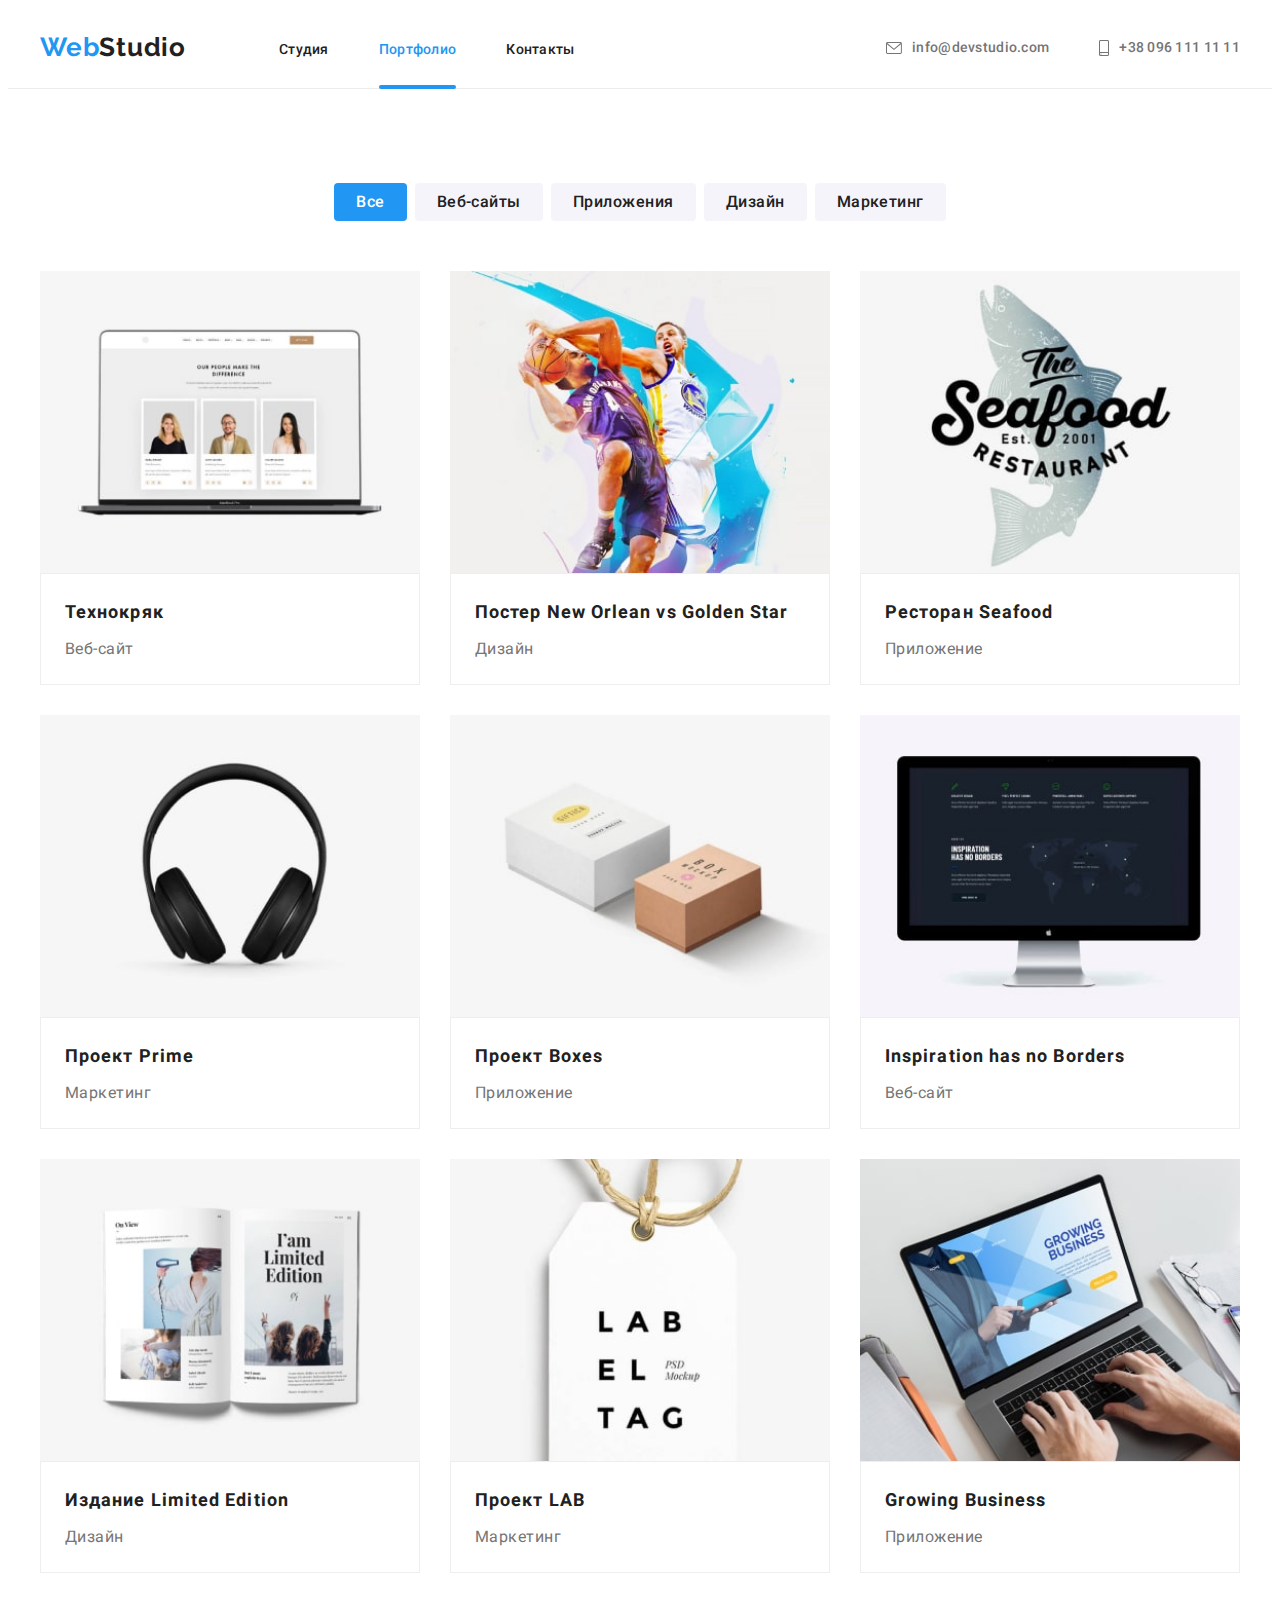
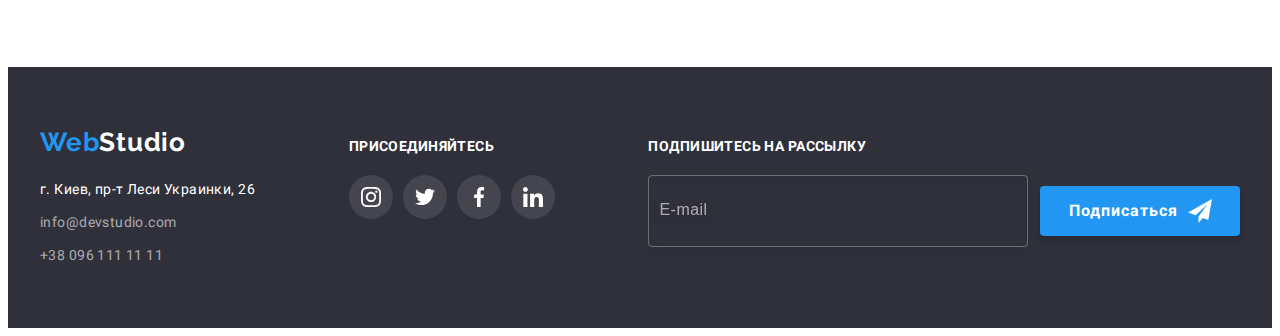
<file: portfolio.html>
<!DOCTYPE html>
<html lang="ru">
  <head>
    <meta charset="UTF-8" />
    <meta http-equiv="X-UA-Compatible" content="IE=edge" />
    <meta name="viewport" content="width=device-width, initial-scale=1.0" />
    <title>Портфолио</title>
    <link
      rel="stylesheet"
      href="https://cdnjs.cloudflare.com/ajax/libs/modern-normalize/1.1.0/modern-normalize.min.css"
      integrity="sha512-wpPYUAdjBVSE4KJnH1VR1HeZfpl1ub8YT/NKx4PuQ5NmX2tKuGu6U/JRp5y+Y8XG2tV+wKQpNHVUX03MfMFn9Q=="
      crossorigin="anonymous"
      referrerpolicy="no-referrer"
    />
    <link rel="stylesheet" href="./css/main.min.css" />
  </head>
  <body>
    <header class="header">
      <div class="container">
        <nav class="nav">
          <a href="./index.html" lang="en" class="link logo nav__logo"
            ><span class="logo--accent">Web</span>Studio</a
          >
          <ul class="menu list">
            <li class="menu__item">
              <a href="./index.html" class="link menu__link">Студия</a>
            </li>
            <li class="menu__item">
              <a
                href="./portfolio.html"
                class="link menu__link menu__link--current"
                >Портфолио</a
              >
            </li>
            <li class="menu__item">
              <a href="" class="link menu__link">Контакты</a>
            </li>
          </ul>
        </nav>
        <ul class="list connect header__connect">
          <li class="connect__item">
            <a
              href="mailto:info@devstudio.com"
              class="link connect__link connect__link--mail"
            >
              <svg class="connect__icon" width="16" height="12">
                <use href="./images/icons.svg#icon-envelope"></use>
              </svg>
              info@devstudio.com</a
            >
          </li>
          <li class="connect__item">
            <a
              href="tel:+380961111111"
              class="link connect__link connect__link--tel"
            >
              <svg class="connect__icon" width="10" height="16">
                <use href="./images/icons.svg#icon-smartphone"></use>
              </svg>
              +38 096 111 11 11</a
            >
          </li>
        </ul>
        <button type="button" class="menu-open-btn">
          <svg class="menu__icon" width="40" height="40">
            <use href="./images/icons.svg#icon-mob-menu_open"></use>
          </svg>
        </button>
      </div>
      <div class="mob-menu is-hidden">
        <div class="container">
          <button type="button" class="menu-close-btn">
            <svg class="menu__icon" width="40" height="40">
              <use href="./images/icons.svg#icon-mob-menu_close"></use>
            </svg>
          </button>
          <div class="mob-menu__top">
            <ul class="mob-menu__list list">
              <li class="mob-menu__item">
                <a href="./index.html" class="link mob-menu__link">Студия</a>
              </li>
              <li class="mob-menu__item">
                <a
                  href="./portfolio.html"
                  class="link mob-menu__link mob-menu__link--current"
                  >Портфолио</a
                >
              </li>
              <li class="mob-menu__item">
                <a href="" class="link mob-menu__link">Контакты</a>
              </li>
            </ul>
          </div>
          <div class="mob-menu__bottom">
            <ul class="list mob-menu__connect">
              <li class="connect__tel">
                <a href="tel:+380961111111" class="link mob-menu__tel">
                  +38 096 111 11 11</a
                >
              </li>
              <li class="connect__mail">
                <a href="mailto:info@devstudio.com" class="link mob-menu__mail">
                  info@devstudio.com</a
                >
              </li>
            </ul>
            <ul class="list mob-menu__soc-list">
              <li lang="en" class="mob-menu__soc-item">Instagram</li>
              <li lang="en" class="mob-menu__soc-item">Twitter</li>
              <li lang="en" class="mob-menu__soc-item">Facebook</li>
              <li lang="en" class="mob-menu__soc-item">LinkedIn</li>
            </ul>
          </div>
        </div>
      </div>
    </header>
    <main>
      <section class="portfolio section">
        <div class="container">
          <h1 class="portfolio-title visually-hidden">Портфолио</h1>
          <ul class="portfolio-btn-list list">
            <li class="portfolio-btn-item">
              <button type="button" class="portfolio-btn current">Все</button>
            </li>
            <li class="portfolio-btn-item">
              <button type="button" class="portfolio-btn">Веб-сайты</button>
            </li>
            <li class="portfolio-btn-item">
              <button type="button" class="portfolio-btn">Приложения</button>
            </li>
            <li class="portfolio-btn-item">
              <button type="button" class="portfolio-btn">Дизайн</button>
            </li>
            <li class="portfolio-btn-item">
              <button type="button" class="portfolio-btn">Маркетинг</button>
            </li>
          </ul>
          <ul class="portfolio-galery-list list">
            <li class="portfolio-galery-item">
              <a href="" class="portfolio-galery-link link">
                <div class="galery-thumb">
                  <picture>
                    <source
                      srcset="
                        ./images/portfolio/desktop/desktop-1-1x.jpg 1x,
                        ./images/portfolio/desktop/desktop-1-2x.jpg 2x
                      "
                      media="(min-width: 1200px)"
                    />
                    <source
                      srcset="
                        ./images/portfolio/tablet/tablet-1-1x.jpg 1x,
                        ./images/portfolio/tablet/tablet-1-2x.jpg 2x
                      "
                      media="(min-width: 768px)"
                    />
                    <source
                      srcset="
                        ./images/portfolio/mobile/mobile-1-1x.jpg 1x,
                        ./images/portfolio/mobile/mobile-1-2x.jpg 2x
                      "
                      media="(min-width: 320px)"
                    />
                    <img
                      src="./images/portfolio/mobile/mobile-1-1x.jpg"
                      alt="Технокряк"
                      width="450"
                    />
                  </picture>
                  <p class="cover-text">
                    Ресурс предлагает комплексные предложения с разным уровнем
                    функционала и сервисов. Все это позволит посетителю получить
                    исчерпывающие сведения о компании или частном лице.
                  </p>
                </div>
                <div class="portfolio-card-content">
                  <h2 class="portfolio-galery-titel">Технокряк</h2>
                  <p class="portfolio-galery-text">Веб-сайт</p>
                </div>
              </a>
            </li>
            <li class="portfolio-galery-item">
              <a href="" class="portfolio-galery-link link">
                <div class="galery-thumb">
                  <picture>
                    <source
                      srcset="
                        ./images/portfolio/desktop/desktop-2-1x.jpg 1x,
                        ./images/portfolio/desktop/desktop-2-2x.jpg 2x
                      "
                      media="(min-width: 1200px)"
                    />
                    <source
                      srcset="
                        ./images/portfolio/tablet/tablet-2-1x.jpg 1x,
                        ./images/portfolio/tablet/tablet-2-2x.jpg 2x
                      "
                      media="(min-width: 768px)"
                    />
                    <source
                      srcset="
                        ./images/portfolio/mobile/mobile-2-1x.jpg 1x,
                        ./images/portfolio/mobile/mobile-2-2x.jpg 2x
                      "
                      media="(min-width: 320px)"
                    />
                    <img
                      src="./images/portfolio/mobile/mobile-2-1x.jpg"
                      alt="Постер New Orlean vs Golden Star"
                      width="450"
                    />
                  </picture>
                  <p class="cover-text">
                    Ресурс предлагает комплексные предложения с разным уровнем
                    функционала и сервисов. Все это позволит посетителю получить
                    исчерпывающие сведения о компании или частном лице.
                  </p>
                </div>
                <div class="portfolio-card-content">
                  <h2 class="portfolio-galery-titel">
                    Постер <span lang="en">New Orlean vs Golden Star</span>
                  </h2>
                  <p class="portfolio-galery-text">Дизайн</p>
                </div>
              </a>
            </li>
            <li class="portfolio-galery-item">
              <a href="" class="portfolio-galery-link link">
                <div class="galery-thumb">
                  <picture>
                    <source
                      srcset="
                        ./images/portfolio/desktop/desktop-3-1x.jpg 1x,
                        ./images/portfolio/desktop/desktop-3-2x.jpg 2x
                      "
                      media="(min-width: 1200px)"
                    />
                    <source
                      srcset="
                        ./images/portfolio/tablet/tablet-3-1x.jpg 1x,
                        ./images/portfolio/tablet/tablet-3-2x.jpg 2x
                      "
                      media="(min-width: 768px)"
                    />
                    <source
                      srcset="
                        ./images/portfolio/mobile/mobile-3-1x.jpg 1x,
                        ./images/portfolio/mobile/mobile-3-2x.jpg 2x
                      "
                      media="(min-width: 320px)"
                    />
                    <img
                      src="./images/portfolio/mobile/mobile-3-1x.jpg"
                      alt="Ресторан Seafood"
                      width="450"
                    />
                  </picture>
                  <p class="cover-text">
                    Ресурс предлагает комплексные предложения с разным уровнем
                    функционала и сервисов. Все это позволит посетителю получить
                    исчерпывающие сведения о компании или частном лице.
                  </p>
                </div>
                <div class="portfolio-card-content">
                  <h2 class="portfolio-galery-titel">
                    Ресторан <span lang="en">Seafood</span>
                  </h2>
                  <p class="portfolio-galery-text">Приложение</p>
                </div>
              </a>
            </li>
            <li class="portfolio-galery-item">
              <a href="" class="portfolio-galery-link link">
                <div class="galery-thumb">
                  <picture>
                    <source
                      srcset="
                        ./images/portfolio/desktop/desktop-4-1x.jpg 1x,
                        ./images/portfolio/desktop/desktop-4-2x.jpg 2x
                      "
                      media="(min-width: 1200px)"
                    />
                    <source
                      srcset="
                        ./images/portfolio/tablet/tablet-4-1x.jpg 1x,
                        ./images/portfolio/tablet/tablet-4-2x.jpg 2x
                      "
                      media="(min-width: 768px)"
                    />
                    <source
                      srcset="
                        ./images/portfolio/mobile/mobile-4-1x.jpg 1x,
                        ./images/portfolio/mobile/mobile-4-2x.jpg 2x
                      "
                      media="(min-width: 320px)"
                    />
                    <img
                      src="./images/portfolio/mobile/mobile-4-1x.jpg"
                      alt="Проект Prime"
                      width="450"
                    />
                  </picture>
                  <p class="cover-text">
                    Ресурс предлагает комплексные предложения с разным уровнем
                    функционала и сервисов. Все это позволит посетителю получить
                    исчерпывающие сведения о компании или частном лице.
                  </p>
                </div>
                <div class="portfolio-card-content">
                  <h2 class="portfolio-galery-titel">
                    Проект <span lang="en">Prime</span>
                  </h2>
                  <p class="portfolio-galery-text">Маркетинг</p>
                </div>
              </a>
            </li>
            <li class="portfolio-galery-item">
              <a href="" class="portfolio-galery-link link">
                <div class="galery-thumb">
                  <picture>
                    <source
                      srcset="
                        ./images/portfolio/desktop/desktop-5-1x.jpg 1x,
                        ./images/portfolio/desktop/desktop-5-2x.jpg 2x
                      "
                      media="(min-width: 1200px)"
                    />
                    <source
                      srcset="
                        ./images/portfolio/tablet/tablet-5-1x.jpg 1x,
                        ./images/portfolio/tablet/tablet-5-2x.jpg 2x
                      "
                      media="(min-width: 768px)"
                    />
                    <source
                      srcset="
                        ./images/portfolio/mobile/mobile-5-1x.jpg 1x,
                        ./images/portfolio/mobile/mobile-5-2x.jpg 2x
                      "
                      media="(min-width: 320px)"
                    />
                    <img
                      src="./images/portfolio/mobile/mobile-5-1x.jpg"
                      alt="Проект Boxes"
                      width="450"
                    />
                  </picture>
                  <p class="cover-text">
                    Ресурс предлагает комплексные предложения с разным уровнем
                    функционала и сервисов. Все это позволит посетителю получить
                    исчерпывающие сведения о компании или частном лице.
                  </p>
                </div>
                <div class="portfolio-card-content">
                  <h2 class="portfolio-galery-titel">
                    Проект <span lang="en">Boxes</span>
                  </h2>
                  <p class="portfolio-galery-text">Приложение</p>
                </div>
              </a>
            </li>
            <li class="portfolio-galery-item">
              <div class="galery-thumb"></div>
              <a href="" class="portfolio-galery-link link">
                <div class="galery-thumb">
                  <picture>
                    <source
                      srcset="
                        ./images/portfolio/desktop/desktop-6-1x.jpg 1x,
                        ./images/portfolio/desktop/desktop-6-2x.jpg 2x
                      "
                      media="(min-width: 1200px)"
                    />
                    <source
                      srcset="
                        ./images/portfolio/tablet/tablet-6-1x.jpg 1x,
                        ./images/portfolio/tablet/tablet-6-2x.jpg 2x
                      "
                      media="(min-width: 768px)"
                    />
                    <source
                      srcset="
                        ./images/portfolio/mobile/mobile-6-1x.jpg 1x,
                        ./images/portfolio/mobile/mobile-6-2x.jpg 2x
                      "
                      media="(min-width: 320px)"
                    />
                    <img
                      src="./images/portfolio/mobile/mobile-6-1x.jpg"
                      alt="Inspiration has no Borders"
                      width="450"
                    />
                  </picture>
                  <p class="cover-text">
                    Ресурс предлагает комплексные предложения с разным уровнем
                    функционала и сервисов. Все это позволит посетителю получить
                    исчерпывающие сведения о компании или частном лице.
                  </p>
                </div>
                <div class="portfolio-card-content">
                  <h2 lang="en" class="portfolio-galery-titel">
                    Inspiration has no Borders
                  </h2>
                  <p class="portfolio-galery-text">Веб-сайт</p>
                </div>
              </a>
            </li>
            <li class="portfolio-galery-item">
              <a href="" class="portfolio-galery-link link">
                <div class="galery-thumb">
                  <picture>
                    <source
                      srcset="
                        ./images/portfolio/desktop/desktop-7-1x.jpg 1x,
                        ./images/portfolio/desktop/desktop-7-2x.jpg 2x
                      "
                      media="(min-width: 1200px)"
                    />
                    <source
                      srcset="
                        ./images/portfolio/tablet/tablet-7-1x.jpg 1x,
                        ./images/portfolio/tablet/tablet-7-2x.jpg 2x
                      "
                      media="(min-width: 768px)"
                    />
                    <source
                      srcset="
                        ./images/portfolio/mobile/mobile-7-1x.jpg 1x,
                        ./images/portfolio/mobile/mobile-7-2x.jpg 2x
                      "
                      media="(min-width: 320px)"
                    />
                    <img
                      src="./images/portfolio/mobile/mobile-7-1x.jpg"
                      alt="Издание Limited Edition"
                      width="450"
                    />
                  </picture>
                  <p class="cover-text">
                    Ресурс предлагает комплексные предложения с разным уровнем
                    функционала и сервисов. Все это позволит посетителю получить
                    исчерпывающие сведения о компании или частном лице.
                  </p>
                </div>
                <div class="portfolio-card-content">
                  <h2 class="portfolio-galery-titel">
                    Издание <span lang="en">Limited Edition</span>
                  </h2>
                  <p class="portfolio-galery-text">Дизайн</p>
                </div>
              </a>
            </li>
            <li class="portfolio-galery-item">
              <a href="" class="portfolio-galery-link link">
                <div class="galery-thumb">
                  <picture>
                    <source
                      srcset="
                        ./images/portfolio/desktop/desktop-8-1x.jpg 1x,
                        ./images/portfolio/desktop/desktop-8-2x.jpg 2x
                      "
                      media="(min-width: 1200px)"
                    />
                    <source
                      srcset="
                        ./images/portfolio/tablet/tablet-8-1x.jpg 1x,
                        ./images/portfolio/tablet/tablet-8-2x.jpg 2x
                      "
                      media="(min-width: 768px)"
                    />
                    <source
                      srcset="
                        ./images/portfolio/mobile/mobile-8-1x.jpg 1x,
                        ./images/portfolio/mobile/mobile-8-2x.jpg 2x
                      "
                      media="(min-width: 320px)"
                    />
                    <img
                      src="./images/portfolio/mobile/mobile-8-1x.jpg"
                      alt="Проект LAB"
                      width="450"
                    />
                  </picture>
                  <p class="cover-text">
                    Ресурс предлагает комплексные предложения с разным уровнем
                    функционала и сервисов. Все это позволит посетителю получить
                    исчерпывающие сведения о компании или частном лице.
                  </p>
                </div>
                <div class="portfolio-card-content">
                  <h2 class="portfolio-galery-titel">
                    Проект <span lang="en">LAB</span>
                  </h2>
                  <p class="portfolio-galery-text">Маркетинг</p>
                </div>
              </a>
            </li>
            <li class="portfolio-galery-item">
              <a href="" class="portfolio-galery-link link">
                <div class="galery-thumb">
                  <picture>
                    <source
                      srcset="
                        ./images/portfolio/desktop/desktop-9-1x.jpg 1x,
                        ./images/portfolio/desktop/desktop-9-2x.jpg 2x
                      "
                      media="(min-width: 1200px)"
                    />
                    <source
                      srcset="
                        ./images/portfolio/tablet/tablet-9-1x.jpg 1x,
                        ./images/portfolio/tablet/tablet-9-2x.jpg 2x
                      "
                      media="(min-width: 768px)"
                    />
                    <source
                      srcset="
                        ./images/portfolio/mobile/mobile-9-1x.jpg 1x,
                        ./images/portfolio/mobile/mobile-9-2x.jpg 2x
                      "
                      media="(min-width: 320px)"
                    />
                    <img
                      src="./images/portfolio/mobile/mobile-9-1x.jpg"
                      alt="Growing Business"
                      width="450"
                    />
                  </picture>
                  <p class="cover-text">
                    Ресурс предлагает комплексные предложения с разным уровнем
                    функционала и сервисов. Все это позволит посетителю получить
                    исчерпывающие сведения о компании или частном лице.
                  </p>
                </div>
                <div class="portfolio-card-content">
                  <h2 lang="en" class="portfolio-galery-titel">
                    Growing Business
                  </h2>
                  <p class="portfolio-galery-text">Приложение</p>
                </div>
              </a>
            </li>
          </ul>
        </div>
      </section>
    </main>
    <footer class="footer">
      <div class="container">
        <div class="footer__wrap">
          <div class="contacts footer__contacts">
            <a href="./index.html" class="link logo footer__logo"
              ><span class="logo--accent">Web</span>Studio</a
            >
            <address class="contacts__address">
              <p class="address__text">г. Киев, пр-т Леси Украинки, 26</p>
              <ul class="list address__list">
                <li class="address__item">
                  <a
                    href="mailto:info@devstudio.com"
                    class="link address__link"
                  >
                    info@devstudio.com</a
                  >
                </li>
                <li class="address__item">
                  <a href="tel:+380961111111" class="link address__link">
                    +38 096 111 11 11</a
                  >
                </li>
              </ul>
            </address>
          </div>
          <div class="footer__socials">
            <p class="footer__title">присоединяйтесь</p>
            <ul class="list soc-list">
              <li class="soc-item footer__soc-item">
                <a href="" class="soc-link soc-linc--darck">
                  <svg class="footer__soc-icon" width="20" height="20">
                    <use href="./images/icons.svg#icon-instagram"></use>
                  </svg>
                </a>
              </li>
              <li class="soc-item footer__soc-item">
                <a href="" class="soc-link soc-linc--darck">
                  <svg class="footer__soc-icon" width="20" height="20">
                    <use href="./images/icons.svg#icon-twitter"></use>
                  </svg>
                </a>
              </li>
              <li class="soc-item footer__soc-item">
                <a href="" class="soc-link soc-linc--darck">
                  <svg class="footer__soc-icon" width="20" height="20">
                    <use href="./images/icons.svg#icon-facebook"></use>
                  </svg>
                </a>
              </li>
              <li class="soc-item footer__soc-item">
                <a href="" class="soc-link soc-linc--darck">
                  <svg class="footer__soc-icon" width="20" height="20">
                    <use href="./images/icons.svg#icon-linkedin"></use>
                  </svg>
                </a>
              </li>
            </ul>
          </div>
        </div>
        <div class="form">
          <p class="footer__title">Подпишитесь на рассылку</p>
          <form class="form__field">
            <input
              type="email"
              name="user-email"
              class="footer__input"
              placeholder="E-mail"
            />
            <button type="button" class="btn footer__btn" data-modal-open>
              Подписаться
              <svg class="btn__icon" width="24" height="24">
                <use href="./images/icons.svg#icon-icon-send"></use>
              </svg>
            </button>
          </form>
        </div>
      </div>
    </footer>
    <script src="./js/menu.js"></script>
  </body>
</html>
</file>
<file: css/main.min.css>
﻿@font-face{font-family:"Raleway";src:url("../fonts/Raleway-Bold.eot");src:local("☺"),url("../fonts/Raleway-Bold.woff") format("woff"),url("../fonts/Raleway-Bold.ttf") format("truetype"),url("../fonts/Raleway-Bold.svg") format("svg");font-weight:700;font-style:normal}@font-face{font-family:"Roboto";src:url("../fonts/Roboto-Regular.eot");src:local("☺"),url("../fonts/Roboto-Regular.woff") format("woff"),url("../fonts/Roboto-Regular.ttf") format("truetype"),url("../fonts/Roboto-Regular.svg") format("svg");font-weight:400;font-style:normal}@font-face{font-family:"Roboto";src:url("../fonts/Roboto-Medium.eot");src:local("☺"),url("../fonts/Roboto-Medium.woff") format("woff"),url("../fonts/Roboto-Medium.ttf") format("truetype"),url("../fonts/Roboto-Medium.svg") format("svg");font-weight:500;font-style:normal}@font-face{font-family:"Roboto";src:url("../fonts/Roboto-Bold.eot");src:local("☺"),url("../fonts/Roboto-Bold.woff") format("woff"),url("../fonts/Roboto-Bold.ttf") format("truetype"),url("../fonts/Roboto-Bold.svg") format("svg");font-weight:700;font-style:normal}@font-face{font-family:"Roboto";src:url("../fonts/Roboto-Black.eot");src:local("☺"),url("..fonts/Roboto-Black.woff") format("woff"),url("../fonts/Roboto-Black.ttf") format("truetype"),url("../fonts/Roboto-Black.svg") format("svg");font-weight:900;font-style:normal}:root{--main-text-color: #212121;--main-background-color: #ffffff;--second-background-color: #2f303a;--background-cards-color: #f5f4fa;--footer-address-color: rgba(255, 255, 255, 0.6);--text-color: #757575;--second-text-color: #ffffff;--accent-color: #2196f3;--portfolio-bgc-btn: #f5f4fa;--icons-color: #afb1b8;--timing-function: cubic-bezier(0.4, 0, 0.2, 1);--duration: 250ms}p,h1,h2,h3,h4,h5,h6{margin:0}ul{margin:0;padding-left:0}img{display:block;max-width:100%;height:auto;width:100%}body{font-family:"Roboto",sans-serif;color:var(--main-text-color);background-color:var(--main-background-color)}.list{list-style:none}.link{text-decoration:none}.visually-hidden{position:absolute;white-space:nowrap;width:1px;height:1px;overflow:hidden;border:0;padding:0;clip:rect(0 0 0 0);clip-path:inset(50%);margin:-1px}.btn{display:block;font-family:inherit;font-weight:700;font-size:16px;line-height:1.88;letter-spacing:.06em;color:var(--second-text-color);background-color:var(--accent-color);cursor:pointer;border:rgba(0,0,0,0);border-radius:4px;box-shadow:0px 4px 4px rgba(0,0,0,.15);transition:background-color var(--duration) var(--timing-function)}.btn:hover,.btn:focus{background-color:#188ce8}.container{width:100%;padding-left:15px;padding-right:15px;margin:0 auto}@media screen and (min-width: 480px){.container{max-width:480px}}@media screen and (min-width: 768px){.container{max-width:768px}}@media screen and (min-width: 1200px){.container{max-width:1200px}}.logo{font-family:"Raleway",sans-serif;font-weight:700;font-size:24px;line-height:1.17;letter-spacing:.03em;color:inherit}@media screen and (min-width: 1200px){.logo{font-size:26px;line-height:1.19}}.logo--accent{color:var(--accent-color)}.backdrop{position:fixed;top:0;width:100%;height:100%;padding:93px 15px;overflow-y:scroll;background-color:rgba(0,0,0,.2);transition:opacity var(--duration) var(--timing-function),visibility var(--duration) var(--timing-function)}.backdrop.is-hidden .modal{transform:scale(1.25)}@media screen and (min-width: 768px){.backdrop.is-hidden .modal{transform:translate(-50%, -50%) scale(1.25)}}.modal{overflow-y:scroll;padding:20px;margin-left:auto;margin-right:auto;width:100%;max-width:450px;background-color:var(--main-background-color);box-shadow:0px 1px 3px rgba(0,0,0,.12),0px 1px 1px rgba(0,0,0,.14),0px 2px 1px rgba(0,0,0,.2);border-radius:4px;transform:scale(1);transition:transform var(--duration) var(--timing-function)}@media screen and (min-width: 480px){.modal{padding:40px}}@media screen and (min-width: 768px){.modal{position:absolute;top:50%;left:50%;height:90%;max-height:615px;transform:translate(-50%, -50%) scale(1);transition:transform var(--duration) var(--timing-function)}}@media screen and (min-width: 1200px){.modal{max-width:528px;min-height:581px}}.modal-close-btn{position:absolute;top:8px;right:8px;display:flex;align-items:center;justify-content:center;width:30px;height:30px;background-color:rgba(0,0,0,0);border:1px solid rgba(0,0,0,.1);border-radius:50%}.modal-close-icon{transition:fill var(--duration) var(--timing-function)}.modal-close-btn:hover>.modal-close-icon,.modal-close-btn:focus>.modal-close-icon{fill:var(--accent-color)}.is-hidden{opacity:0;visibility:hidden;pointer-events:none}.no-scroll{overflow:hidden}.modal-title{margin-bottom:12px;font-size:20px;line-height:1.5;text-align:center;letter-spacing:.03em;color:var(--main-text-color)}@media screen and (min-width: 1200px){.modal-title{font-size:20px;line-height:1.1}}.modal-field{margin-bottom:10px}.modal-field-text{margin-bottom:20px}.modal-label{display:block;margin-bottom:4px;font-weight:400;font-size:12px;line-height:1.17;letter-spacing:.01em;color:var(--text-color)}.modal-input{width:100%;height:40px;padding-left:42px;border:1px solid rgba(33,33,33,.2);border-radius:4px;transition:border-color var(--duration) var(--timing-function)}.modal-input:focus{border-color:var(--accent-color);outline:none}.modal-wrap{position:relative}.modal-icon{position:absolute;top:50%;left:12px;transform:translateY(-50%);fill:var(--main-text-color);transition:fill var(--duration) var(--timing-function)}.modal-input:focus+.modal-icon{fill:var(--accent-color)}.modal-text-area{padding:12px 16px;width:100%;height:120px;border:1px solid rgba(33,33,33,.2);border-radius:4px;resize:none;transition:border-color var(--duration) var(--timing-function)}.modal-text-area:focus{border-color:var(--accent-color);outline:none}.modal-text-area::placeholder{font-weight:400;font-size:12px;line-height:1.17;letter-spacing:.01em;color:rgba(117,117,117,.5)}.checkbox{position:relative;margin-bottom:30px}@media screen and (min-width: 1200px){.checkbox{margin-left:12px}}.checkbox-label{font-size:12px;line-height:1.17}.checkbox-thumb{display:flex;align-items:center}.checkbox-text{font-size:12px;line-height:1.17;letter-spacing:.03em;color:var(--text-color)}@media screen and (min-width: 1200px){.checkbox-text{font-size:14px;line-height:2}}.checkbox-text a{display:inline-block;color:var(--accent-color)}.checkbox-icon{margin-right:12px;min-width:16px}@media screen and (min-width: 480px){.checkbox-icon{margin-right:7px}}.checkbox-input:focus+.checkbox-label .checkbox-icon{fill:var(--accent-color)}.checkbox-input:checked+.checkbox-label .checkbox-icon{fill:rgba(0,0,0,0);z-index:2}.check-wrap{position:absolute;top:50%;left:0;transform:translateY(-50%);display:none}.checkbox-input:checked~.check-wrap{display:flex}.modal-btn{margin:0 auto;padding:10px 55px 10px 56px}.section{padding-top:60px;padding-bottom:60px}@media screen and (min-width: 1200px){.section{padding-top:94px;padding-bottom:94px}}.soc-item{width:44px;height:44px}.soc-link{display:flex;align-items:center;justify-content:center;width:100%;height:100%;border-radius:50%}.soc-linc--wite{fill:var(--icons-color);transition:background-color var(--duration) var(--timing-function),fill var(--duration) var(--timing-function)}.soc-linc--wite:hover,.soc-linc--wite:focus{fill:var(--second-text-color);background-color:var(--accent-color)}.soc-linc--darck{fill:var(--second-text-color);background-color:rgba(255,255,255,.1);transition:background-color 250ms var(--timing-function)}.soc-linc--darck:hover,.soc-linc--darck:focus{background-color:var(--accent-color)}.soc-list{display:flex;justify-content:center}.benefits__quality{display:flex;flex-wrap:wrap;gap:30px}.quality__item{max-width:100%}@media screen and (min-width: 768px){.quality__item{flex-basis:calc((100% - 30px)/2)}}@media screen and (min-width: 1200px){.quality__item{flex-basis:calc((100% - 90px)/4)}}.icon-wrap{display:flex;justify-content:center;align-items:center;background:var(--background-cards-color);border-radius:4px;width:100%;height:120px}.quality__icon-wrap{margin-bottom:30px}.quality__titel{font-size:14px;line-height:1.14;letter-spacing:.03em;text-transform:uppercase;margin-bottom:10px}@media screen and (max-width: 767px){.quality__titel{text-align:center}}.quality__text{font-size:14px;line-height:1.71;letter-spacing:.03em;color:var(--text-color)}.clients__titel{margin-bottom:30px;font-size:22px;line-height:1.18;text-align:center;letter-spacing:.03em;color:var(--main-text-color)}@media screen and (min-width: 480px){.clients__titel{font-size:28px}}@media screen and (min-width: 1200px){.clients__titel{margin-bottom:50px;font-size:36px;line-height:1.17}}.clients__list{display:flex;flex-wrap:wrap;justify-content:center;gap:30px}.clients__item{flex-basis:calc((100% - 30px)/2);height:92px}@media screen and (min-width: 768px){.clients__item{flex-basis:calc((100% - 60px)/3)}}@media screen and (min-width: 1200px){.clients__item{flex-basis:calc((100% - 150px)/6)}}.clients__item:first-child{margin-left:0}.clients__link{display:flex;justify-content:center;align-items:center;width:100%;height:100%;fill:var(--icons-color);border:1px solid #afb1b8;border-radius:4px;transition:border var(--duration) var(--timing-function),fill var(--duration) var(--timing-function)}.clients__link:hover,.clients__link:focus{fill:var(--accent-color);border:1px solid var(--accent-color)}.footer{background-color:var(--second-background-color);padding-top:60px;padding-bottom:60px}.footer .container{display:flex;flex-direction:column;align-items:center}@media screen and (min-width: 768px){.footer .container{flex-direction:row;flex-wrap:wrap;align-items:baseline;justify-content:space-around}}@media screen and (min-width: 1200px){.footer .container{justify-content:flex-start}}.footer__wrap{display:flex;flex-direction:column;align-items:baseline}@media screen and (min-width: 768px)and (max-width: 1199px){.footer__wrap{flex-direction:row;flex-grow:1;justify-content:space-around;margin-bottom:60px}}@media screen and (min-width: 1200px){.footer__wrap{flex-direction:row;flex-grow:1}}.footer__contacts{display:flex;flex-direction:column;align-items:center}@media screen and (max-width: 767px){.footer__contacts{margin-bottom:60px}}@media screen and (min-width: 1200px){.footer__contacts{align-items:flex-start;margin-bottom:0;margin-right:auto}}.footer__logo{color:var(--second-text-color)}.contacts__address{font-style:normal;margin-top:20px;text-align:center}@media screen and (min-width: 1200px){.contacts__address{text-align:start}}.address__text{font-size:14px;line-height:1.71;letter-spacing:.03em;color:var(--second-text-color);margin-bottom:8px}@media screen and (min-width: 1200px){.address__text{margin-bottom:9px}}.address__item:not(:last-child){margin-bottom:8px}@media screen and (min-width: 1200px){.address__item:not(:last-child){margin-bottom:9px}}.address__link{font-size:14px;line-height:1.71;letter-spacing:.03em;color:var(--footer-address-color);transition:color var(--duration) var(--timing-function)}.address__link:hover,.address__link:focus{color:var(--accent-color)}.footer__socials{margin-bottom:60px}@media screen and (min-width: 768px){.footer__socials{margin-bottom:0}}@media screen and (min-width: 1200px){.footer__socials{margin-right:auto}}.footer__title{text-align:center;margin-bottom:20px;font-weight:700;font-size:14px;line-height:1.14;letter-spacing:.03em;text-transform:uppercase;color:var(--second-text-color)}@media screen and (min-width: 1200px){.footer__title{text-align:start}}.footer__soc-item:not(:first-child){margin-left:10px}@media screen and (min-width: 1200px){.form{margin-left:auto}}.form__field{display:flex;flex-direction:column;align-items:center}@media screen and (min-width: 1200px){.form__field{flex-direction:row}}.footer__input{width:300px;height:50px;margin-bottom:20px;padding:10px 10px;color:var(--second-text-color);background-color:rgba(0,0,0,0);border:1px solid rgba(255,255,255,.3);filter:drop-shadow(0px 4px 4px rgba(0, 0, 0, 0.15));border-radius:4px}.footer__input::placeholder{font-weight:400;font-size:16px;line-height:1.25;letter-spacing:.03em;color:rgba(255,255,255,.6)}.footer__input:focus{border-color:var(--accent-color);outline:none}@media screen and (min-width: 480px){.footer__input{width:450px}}@media screen and (min-width: 1200px){.footer__input{width:358px;margin-bottom:0;margin-right:12px}}.footer__btn{display:flex;align-items:center;padding:10px 28px 10px 29px}.btn__icon{margin-left:10px}.header{border-bottom:1px solid #ececec}.header .container{display:flex;align-items:center;margin-right:auto}.nav{display:flex}.nav__logo{padding-top:16px;padding-bottom:16px}@media screen and (min-width: 768px){.nav__logo{margin-right:88px;padding-top:26px;padding-bottom:26px}}@media screen and (min-width: 1200px){.nav__logo{margin-right:93px;padding-top:24px;padding-bottom:25px}}.menu{display:none;align-items:center}@media screen and (min-width: 768px){.menu{display:flex}}.menu__item:not(:last-child){margin-right:50px}.menu__link{position:relative;font-weight:500;font-size:14px;line-height:1.14;letter-spacing:.02em;color:inherit;padding-top:32px;padding-bottom:32px;transition:color var(--duration) var(--timing-function)}.menu__link:hover,.menu__link:focus{color:var(--accent-color)}.menu__link--current{color:var(--accent-color)}.menu__link--current::after{content:"";position:absolute;bottom:0;width:100%;height:4px;display:block;background-color:var(--accent-color);border-radius:2px}.header__connect{display:none;margin-left:auto}@media screen and (min-width: 768px){.header__connect{display:flex;flex-direction:column}}@media screen and (min-width: 1200px){.header__connect{display:flex;flex-direction:row;gap:50px}}.connect__link{display:flex;align-items:center;font-weight:500;font-size:12px;line-height:1.17;letter-spacing:.02em;color:var(--text-color);transition:color var(--duration) var(--timing-function)}.connect__link:hover,.connect__link:focus{color:var(--accent-color)}@media screen and (min-width: 1200px){.connect__link{font-size:14px;line-height:1.14;padding-top:32px;padding-bottom:32px}}@media screen and (min-width: 768px)and (max-width: 1199px){.connect__link--mail{padding-top:20px;padding-bottom:5px}}@media screen and (min-width: 768px)and (max-width: 1199px){.connect__link--tel{padding-top:5px;padding-bottom:20px}}.connect__icon{margin-right:10px;fill:currentColor}.menu-open-btn,.menu-close-btn{display:block;margin-left:auto;padding:0;background-color:rgba(0,0,0,0);border:rgba(0,0,0,0);transition:fill var(--duration) var(--timing-function)}.menu-open-btn:hover,.menu-open-btn:focus,.menu-close-btn:hover,.menu-close-btn:focus{fill:var(--accent-color)}@media screen and (min-width: 768px){.menu-open-btn,.menu-close-btn{display:none}}.mob-menu{position:fixed;background-color:var(--main-background-color);top:0;left:0;z-index:2;width:100vw;height:100vh;padding-top:48px;padding-bottom:48px;transition:opacity var(--duration) var(--timing-function),visibility var(--duration) var(--timing-function)}.mob-menu .container{flex-direction:column;height:100%;align-items:flex-start;justify-content:space-between;overflow:auto}@media screen and (min-width: 768px){.mob-menu{display:none}}.menu-close-btn{position:absolute;right:15px;top:10px;display:block;margin-left:auto}.mob-menu__top{margin-left:25px}.mob-menu__item{margin-bottom:32px}.mob-menu__link{font-weight:500;font-size:30px;line-height:1.18;letter-spacing:.02em;color:inherit}@media screen and (min-width: 480px){.mob-menu__link{font-size:40px}}.mob-menu__link--current{color:var(--accent-color)}.mob-menu__bottom{margin-left:25px}.connect__tel{margin-bottom:32px}.mob-menu__tel{font-weight:500;font-size:26px;line-height:1.18;letter-spacing:.02em;color:var(--accent-color)}@media screen and (min-width: 480px){.mob-menu__tel{font-size:34px}}.connect__mail{margin-bottom:64px}.mob-menu__mail{font-weight:500;font-size:24px;line-height:1.17;letter-spacing:.02em;color:var(--text-color)}.mob-menu__soc-list{display:flex;flex-wrap:wrap;gap:10px}.mob-menu__soc-item{font-weight:500;font-size:18px;line-height:1.22;letter-spacing:.02em;color:var(--accent-color);gap:20px}.mob-menu__soc-item::after{content:"";border-left:1px solid rgba(33,33,33,.2);margin-left:10px}.hero .container{max-width:100%;padding:0}.hero__wrap{background-color:var(--second-background-color);background-image:linear-gradient(rgba(47, 48, 58, 0.4), rgba(47, 48, 58, 0.4)),url(../images/hero-mob-1x.jpg);max-width:480px;background-position:center;background-size:cover;margin:0 auto;padding-top:118px;padding-bottom:118px}@media(min-device-pixel-ratio: 2),(min-resolution: 192dpi),(min-resolution: 2dppx){.hero__wrap{background-image:linear-gradient(rgba(47, 48, 58, 0.4), rgba(47, 48, 58, 0.4)),url(../images/hero-mob-2x.jpg)}}@media screen and (min-width: 481px){.hero__wrap{background-image:linear-gradient(rgba(47, 48, 58, 0.4), rgba(47, 48, 58, 0.4)),url(../images/hero-tab-1x.jpg);max-width:768px}}@media screen and (min-width: 481px)and (min-device-pixel-ratio: 2),screen and (min-width: 481px)and (min-resolution: 192dpi),screen and (min-width: 481px)and (min-resolution: 2dppx){.hero__wrap{background-image:linear-gradient(rgba(47, 48, 58, 0.4), rgba(47, 48, 58, 0.4)),url(../images/hero-tab-2x.jpg)}}@media screen and (min-width: 769px){.hero__wrap{background-image:linear-gradient(rgba(47, 48, 58, 0.4), rgba(47, 48, 58, 0.4)),url(../images/hero.jpg);max-width:1600px;padding-top:200px;padding-bottom:200px}}@media screen and (min-width: 769px)and (min-device-pixel-ratio: 2),screen and (min-width: 769px)and (min-resolution: 192dpi),screen and (min-width: 769px)and (min-resolution: 2dppx){.hero__wrap{background-image:linear-gradient(rgba(47, 48, 58, 0.4), rgba(47, 48, 58, 0.4)),url(../images/hero-2x.jpg)}}.hero__title{max-width:290px;font-weight:900;font-size:20px;line-height:1.62;text-align:center;letter-spacing:.06em;text-transform:uppercase;color:var(--second-text-color);margin:0 auto 30px}@media screen and (min-width: 480px){.hero__title{max-width:360px;font-size:26px}}@media screen and (min-width: 1200px){.hero__title{max-width:696px;font-size:44px;line-height:1.36}}.hero__btn{margin:0 auto;padding:10px 32px}.offers{display:none}@media screen and (min-width: 1200px){.offers{display:block;padding-top:0}}.offers__title{font-size:36px;line-height:1.17;text-align:center;letter-spacing:.03em;margin-bottom:50px}.offers__list{display:flex;margin-left:-30px}.offers__item{position:relative;flex-basis:calc(33.3333333333% - 30px);margin-left:30px}.offers__text{position:absolute;left:0;bottom:0;width:100%;height:70px;display:flex;justify-content:center;align-items:center;background:rgba(47,48,58,.8);font-weight:700;font-size:14px;line-height:1.14;letter-spacing:.03em;text-transform:uppercase;color:var(--second-text-color)}.portfolio-btn-list{display:flex;flex-wrap:wrap;justify-content:flex-start;margin-bottom:40px;gap:15px 8px}@media screen and (min-width: 768px){.portfolio-btn-list{margin-bottom:30px;justify-content:center}}@media screen and (min-width: 1200px){.portfolio-btn-list{margin-bottom:50px}}.portfolio-btn{font-family:inherit;font-weight:500;font-size:16px;line-height:1.62;text-align:center;letter-spacing:.03em;border:rgba(0,0,0,0);background:var(--portfolio-bgc-btn);border-radius:4px;color:inherit;cursor:pointer;padding:6px 22px;transition:color var(--duration) var(--timing-function),background-color var(--duration) var(--timing-function),box-shadow var(--duration) var(--timing-function)}.portfolio-btn:hover,.portfolio-btn:focus{color:var(--second-text-color);background-color:var(--accent-color);box-shadow:0px 3px 1px rgba(0,0,0,.1),0px 1px 2px rgba(0,0,0,.08),0px 2px 2px rgba(0,0,0,.12)}.portfolio-btn.current{background-color:var(--accent-color);color:var(--second-text-color)}.portfolio-galery-list{display:flex;flex-wrap:wrap;gap:30px}.portfolio-galery-link{display:flex;flex-direction:column;height:100%;color:inherit;transition:box-shadow var(--duration) var(--timing-function)}.portfolio-galery-link:hover,.portfolio-galery-link:focus{box-shadow:0px 1px 1px rgba(0,0,0,.12),0px 4px 4px rgba(0,0,0,.06),1px 4px 6px rgba(0,0,0,.16)}.portfolio-galery-item{width:100%}@media screen and (min-width: 768px){.portfolio-galery-item{flex-basis:calc((100% - 30px)/2)}}@media screen and (min-width: 1200px){.portfolio-galery-item{flex-basis:calc((100% - 60px)/3)}}.portfolio-galery-link:hover .cover-text,.portfolio-galery-link:focus .cover-text{transform:translateY(0)}.galery-thumb{position:relative;overflow:hidden}.cover-text{position:absolute;top:0;left:0;display:flex;overflow-y:scroll;height:100%;padding-top:24px;padding-right:24px;padding-left:24px;font-size:18px;line-height:1.56;letter-spacing:.03em;color:var(--second-text-color);background-color:rgba(33,150,243,.9);transform:translateY(101%);transition:transform var(--duration) var(--timing-function)}@media screen and (min-width: 420px){.cover-text{align-items:center;padding-top:0}}@media screen and (min-width: 768px)and (max-width: 1199px){.cover-text{display:block;padding-top:49px}}.portfolio-card-content{flex-grow:1;padding:20px 24px;border:1px solid #eee}.portfolio-galery-titel{font-size:18px;line-height:2;letter-spacing:.06em;margin-bottom:4px}.portfolio-galery-text{font-size:16px;line-height:1.88;letter-spacing:.03em;color:var(--text-color)}.team{background-color:var(--background-cards-color)}.team__title{font-size:28px;line-height:1.18;text-align:center;letter-spacing:.03em;margin-bottom:30px}@media screen and (min-width: 1200px){.team__title{font-size:36px;line-height:1.17;margin-bottom:50px}}.team__position{display:flex;flex-wrap:wrap;gap:30px}.position__item{max-width:100%;background:var(--main-background-color);box-shadow:0px 1px 3px rgba(0,0,0,.12),0px 1px 1px rgba(0,0,0,.14),0px 2px 1px rgba(0,0,0,.2);border-radius:0px 0px 4px 4px}@media screen and (min-width: 768px){.position__item{flex-basis:calc((100% - 30px)/2)}}@media screen and (min-width: 1200px){.position__item{flex-basis:calc((100% - 90px)/4)}}.position__card{padding-top:30px;padding-bottom:24px}@media screen and (min-width: 1200px){.position__card{padding-bottom:30px}}.position__title{font-weight:500;font-size:16px;line-height:1.19;text-align:center;letter-spacing:.03em;margin-bottom:10px}.position__text{margin-bottom:16px;line-height:1.19;text-align:center;letter-spacing:.03em;color:var(--text-color)}.position__soc-item:not(:first-child){margin-left:10px}/*# sourceMappingURL=main.min.css.map */
</file>
